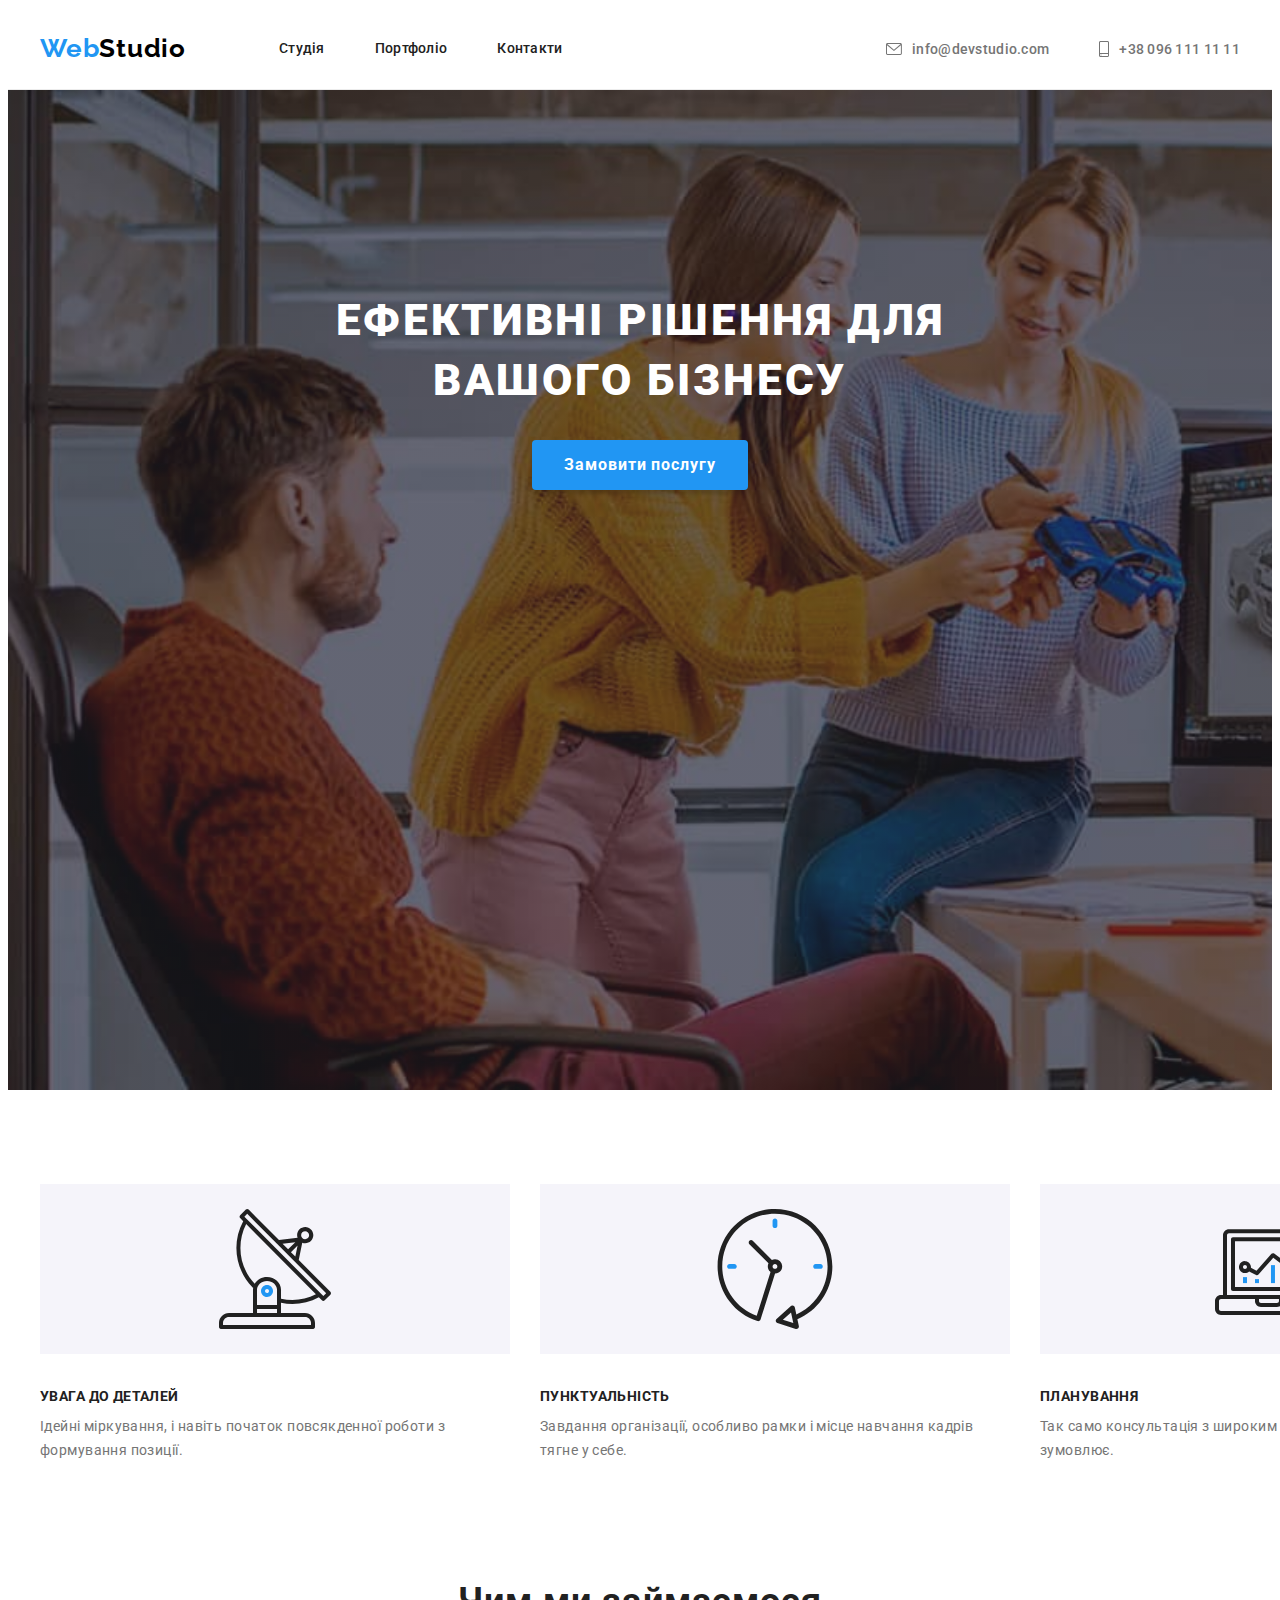
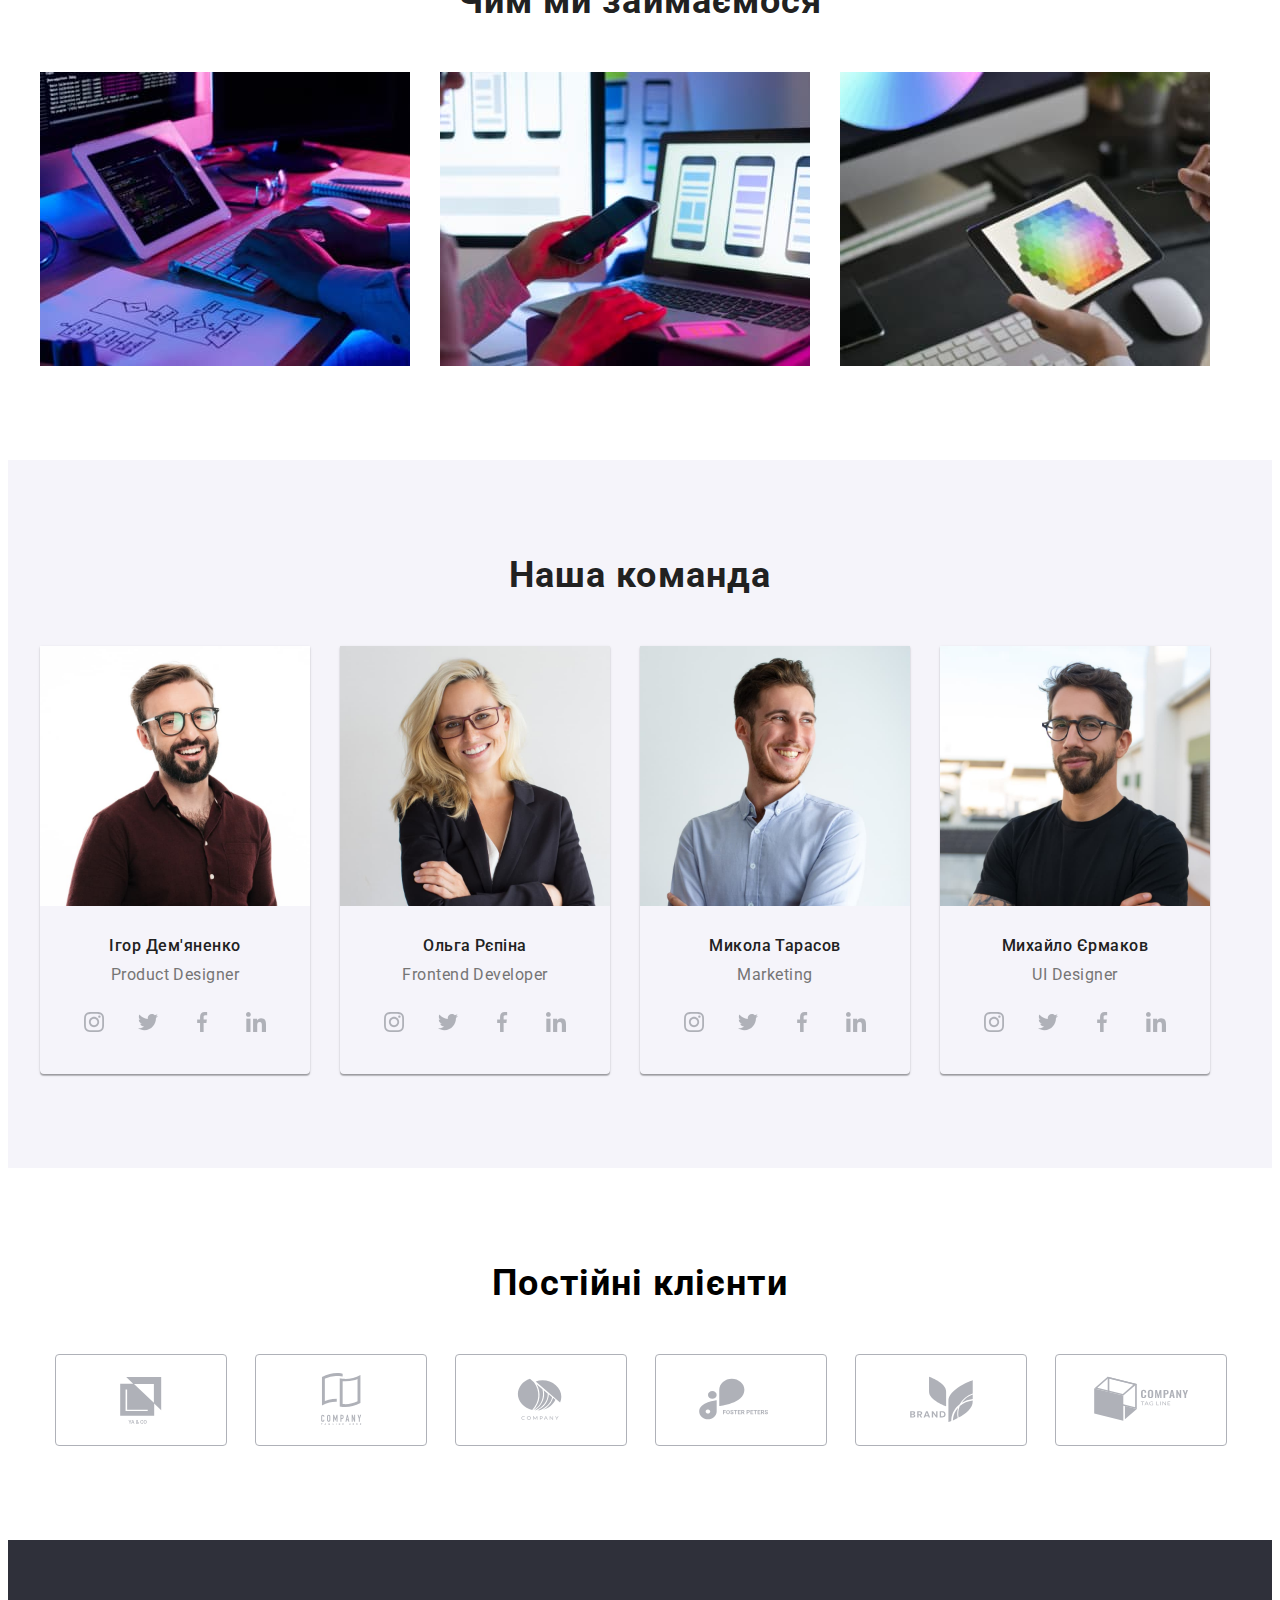
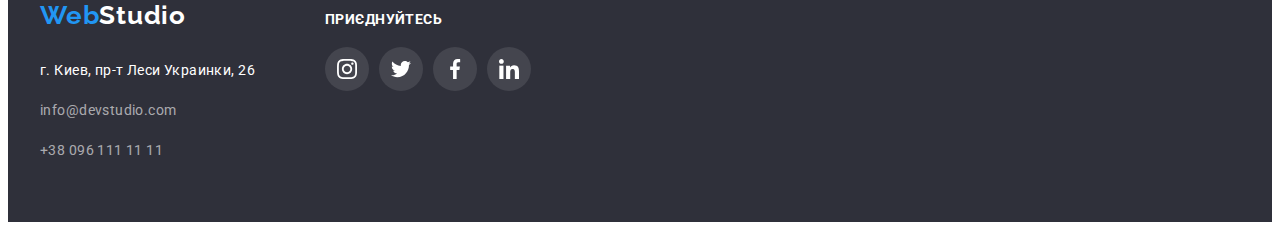
<file: index.html>
<!DOCTYPE html>
<html lang="UK">
  <head>
    <meta charset="UTF-8" />
    <meta http-equiv="X-UA-Compatible" content="IE=edge" />
    <meta name="viewport" content="width=device-width, initial-scale=1.0" />
    <title>HTML-CSS</title>
    <link
      rel="stylesheet"
      href="https://cdnjs.cloudflare.com/ajax/libs/modern-normalize/1.1.0/modern-normalize.min.css"
      integrity="sha512-wpPYUAdjBVSE4KJnH1VR1HeZfpl1ub8YT/NKx4PuQ5NmX2tKuGu6U/JRp5y+Y8XG2tV+wKQpNHVUX03MfMFn9Q=="
      crossorigin="anonymous"
      referrerpolicy="no-referrer"
    />
    <link rel="preconnect" href="https://fonts.googleapis.com" />
    <link rel="preconnect" href="https://fonts.gstatic.com" crossorigin />
    <link
      href="https://fonts.googleapis.com/css2?family=Raleway:wght@700&family=Roboto:wght@400;500;700;900&display=swap"
      rel="stylesheet"
    />
    <link rel="stylesheet" href="./css/styles.css" />
  </head>
  <body>
    <!-- Панель навигации -->
    <header class="header">
      <div class="container header-container">
        <nav class="header-nav">
          <a class="logo" href="./index.html"
            ><span class="first-part">Web</span
            ><span class="last-part">Studio</span></a
          >

          <ul class="header-nav-list">
            <li class="header-nav-item">
              <a class="header-nav-link link" href="./index.html">Студія</a>
            </li>
            <li class="header-nav-item">
              <a class="header-nav-link link" href="./portfolio.html"
                >Портфоліо</a
              >
            </li>
            <li class="header-nav-item">
              <a class="header-nav-link link" href="/">Контакти</a>
            </li>
          </ul>
        </nav>

        <ul class="header-nav-contact">
          <li class="header-nav-item">
            <a class="header-mail-link link" href="mailto:info@devstudio.com">
              <svg class="contact-icon" width="16" height="12">
                <use href="./images/icons.svg#icon-mail"></use>
              </svg>
              info@devstudio.com</a
            >
          </li>

          <li class="header-nav-item">
            <a class="header-tel-link link" href="tel:+380961111111">
              <svg class="contact-icon" width="10" height="16">
                <use href="./images/icons.svg#icon-smartphone"></use>
              </svg>
              +38 096 111 11 11</a
            >
          </li>
        </ul>
      </div>
    </header>

    <!-- Hero -->
    <main>
      <section class="section-hero">
        <div class="container">
          <h1 class="hero-title">Ефективні рішення для вашого бізнесу</h1>
          <button class="button-hero" type="button">Замовити послугу</button>
        </div>
      </section>

      <!-- Особливості -->
      <section class="section-soft-skills">
        <div class="container">
          <h2 class="visually-hidden">Особливості</h2>
          <ul class="contant-section">
            <li class="soft-skills-list">
              <a href="/">
                <svg class="soft-skill-icon" width="270" height="120">
                  <use href="./images/icons.svg#icon-antenna"></use>
                </svg>
              </a>
              <h3 class="peculiarities-title">увага до деталей</h3>
              <p class="peculiarities-text">
                Ідейні міркування, і навіть початок повсякденної роботи з
                формування позиції.
              </p>
            </li>
            <li class="soft-skills-list">
              <a href="/">
                <svg class="soft-skill-icon" width="270" height="120">
                  <use href="./images/icons.svg#icon-clock"></use>
                </svg>
              </a>
              <h3 class="peculiarities-title">пунктуальність</h3>
              <p class="peculiarities-text">
                Завдання організації, особливо рамки і місце навчання кадрів
                тягне у себе.
              </p>
            </li>
            <li class="soft-skills-list">
              <a href="/">
                <svg class="soft-skill-icon" width="270" height="120">
                  <use href="./images/icons.svg#icon-diagram"></use>
                </svg>
              </a>
              <h3 class="peculiarities-title">планування</h3>
              <p class="peculiarities-text">
                Так само консультація з широким активом значною мірою зумовлює.
              </p>
            </li>
            <li class="soft-skills-list">
              <a href="/">
                <svg class="soft-skill-icon" width="270" height="120">
                  <use href="./images/icons.svg#icon-astronaut"></use>
                </svg>
              </a>
              <h3 class="peculiarities-title">сучасні технології</h3>
              <p class="peculiarities-text">
                Значимість цих проблем настільки очевидна, що реалізація
                планових завдань.
              </p>
            </li>
          </ul>
        </div>
      </section>
      <!-- Описание работы -->
      <section class="section-work">
        <div class="container">
          <h2 class="section-title">Чим ми займаємося</h2>
          <ul class="section-title-list">
            <li>
              <img
                src="./images/box1.jpg"
                width="370"
                height="295"
                alt="Делает разметку"
              />
            </li>
            <li>
              <img
                src="./images/box2.jpg"
                width="370"
                height="295"
                alt="Оптимизирует мобильную версию"
              />
            </li>
            <li>
              <img
                src="./images/box3.jpg"
                width="370"
                height="295"
                alt="Делает цветокоррекцию"
              />
            </li>
          </ul>
        </div>
      </section>

      <!-- Наша команда -->
      <section class="section-tem">
        <div class="container">
          <h2 class="section-title-tem">Наша команда</h2>

          <ul class="section-list">
            <li class="team-item">
              <img
                src="./images/people1.jpg"
                width="270"
                height="260"
                alt="Ігор Дем'яненко"
              />
              <div class="section-team-list">
                <h3 class="about-team">Ігор Дем'яненко</h3>
                <p class="about-position">Product Designer</p>

                <!-- Social list -->
                <ul class="social">
                  <li class="social-items">
                    <a
                      class="social-link"
                      href="https://instagram.com"
                      target="_blank"
                      rel="nofollow noopener noreferrer"
                      aria-label="Instagram icon"
                    >
                      <svg class="social-icon" width="20" height="20">
                        <use href="./images/icons.svg#icon-instagram"></use>
                      </svg>
                    </a>
                  </li>
                  <li class="social-items">
                    <a
                      class="social-link"
                      href="https://twitter.com/"
                      target="_blank"
                      rel="nofollow noopener noreferrer"
                      aria-label="twitter icon"
                    >
                      <svg class="social-icon" width="20" height="20">
                        <use href="./images/icons.svg#icon-twitter"></use>
                      </svg>
                    </a>
                  </li>
                  <li class="social-items">
                    <a
                      class="social-link"
                      href="https://www.facebook.com/"
                      target="_blank"
                      rel="nofollow noopener noreferrer"
                      aria-label="facebook icon"
                    >
                      <svg class="social-icon" width="20" height="20">
                        <use href="./images/icons.svg#icon-facebook"></use>
                      </svg>
                    </a>
                  </li>
                  <li class="social-items">
                    <a
                      class="social-link"
                      href="https://ua.linkedin.com/"
                      target="_blank"
                      rel="nofollow noopener noreferrer"
                      aria-label="linkedin icon"
                    >
                      <svg class="social-icon" width="20" height="20">
                        <use href="./images/icons.svg#icon-linkedin"></use>
                      </svg>
                    </a>
                  </li>
                </ul>
              </div>
            </li>

            <li class="team-item">
              <img
                src="./images/people2.jpg"
                width="270"
                height="260"
                alt="Ольга Рєпіна"
              />
              <div class="section-team-list">
                <h3 class="about-team">Ольга Рєпіна</h3>
                <p class="about-position">Frontend Developer</p>

                <!-- Social list -->
                <ul class="social">
                  <li class="social-items">
                    <a
                      class="social-link"
                      href="https://instagram.com"
                      target="_blank"
                      rel="nofollow noopener noreferrer"
                      aria-label="Instagram icon"
                    >
                      <svg class="social-icon" width="20" height="20">
                        <use href="./images/icons.svg#icon-instagram"></use>
                      </svg>
                    </a>
                  </li>
                  <li class="social-items">
                    <a
                      class="social-link"
                      href="https://twitter.com/"
                      target="_blank"
                      rel="nofollow noopener noreferrer"
                      aria-label="twitter icon"
                    >
                      <svg class="social-icon" width="20" height="20">
                        <use href="./images/icons.svg#icon-twitter"></use>
                      </svg>
                    </a>
                  </li>
                  <li class="social-items">
                    <a
                      class="social-link"
                      href="https://www.facebook.com/"
                      target="_blank"
                      rel="nofollow noopener noreferrer"
                      aria-label="facebook icon"
                    >
                      <svg class="social-icon" width="20" height="20">
                        <use href="./images/icons.svg#icon-facebook"></use>
                      </svg>
                    </a>
                  </li>
                  <li class="social-items">
                    <a
                      class="social-link"
                      href="https://ua.linkedin.com/"
                      target="_blank"
                      rel="nofollow noopener noreferrer"
                      aria-label="linkedin icon"
                    >
                      <svg class="social-icon" width="20" height="20">
                        <use href="./images/icons.svg#icon-linkedin"></use>
                      </svg>
                    </a>
                  </li>
                </ul>
              </div>
            </li>
            <li class="team-item">
              <img
                src="./images/people3.jpg"
                width="270"
                height="260"
                alt="Микола Тарасов"
              />
              <div class="section-team-list">
                <h3 class="about-team">Микола Тарасов</h3>
                <p class="about-position">Marketing</p>

                <!-- Social list -->
                <ul class="social">
                  <li class="social-items">
                    <a
                      class="social-link"
                      href="https://instagram.com"
                      target="_blank"
                      rel="nofollow noopener noreferrer"
                      aria-label="Instagram icon"
                    >
                      <svg class="social-icon" width="20" height="20">
                        <use href="./images/icons.svg#icon-instagram"></use>
                      </svg>
                    </a>
                  </li>
                  <li class="social-items">
                    <a
                      class="social-link"
                      href="https://twitter.com/"
                      target="_blank"
                      rel="nofollow noopener noreferrer"
                      aria-label="twitter icon"
                    >
                      <svg class="social-icon" width="20" height="20">
                        <use href="./images/icons.svg#icon-twitter"></use>
                      </svg>
                    </a>
                  </li>
                  <li class="social-items">
                    <a
                      class="social-link"
                      href="https://www.facebook.com/"
                      target="_blank"
                      rel="nofollow noopener noreferrer"
                      aria-label="facebook icon"
                    >
                      <svg class="social-icon" width="20" height="20">
                        <use href="./images/icons.svg#icon-facebook"></use>
                      </svg>
                    </a>
                  </li>
                  <li class="social-items">
                    <a
                      class="social-link"
                      href="https://ua.linkedin.com/"
                      target="_blank"
                      rel="nofollow noopener noreferrer"
                      aria-label="linkedin icon"
                    >
                      <svg class="social-icon" width="20" height="20">
                        <use href="./images/icons.svg#icon-linkedin"></use>
                      </svg>
                    </a>
                  </li>
                </ul>
              </div>
            </li>
            <li class="team-item">
              <img
                src="./images/people4.jpg"
                width="270"
                height="260"
                alt="Михайло Єрмаков"
              />
              <div class="section-team-list">
                <h3 class="about-team">Михайло Єрмаков</h3>
                <p class="about-position">UI Designer</p>

                <!-- Social list -->
                <ul class="social">
                  <li class="social-items">
                    <a
                      class="social-link"
                      href="https://instagram.com"
                      target="_blank"
                      rel="nofollow noopener noreferrer"
                      aria-label="Instagram icon"
                    >
                      <svg class="social-icon" width="20" height="20">
                        <use href="./images/icons.svg#icon-instagram"></use>
                      </svg>
                    </a>
                  </li>
                  <li class="social-items">
                    <a
                      class="social-link"
                      href="https://twitter.com/"
                      target="_blank"
                      rel="nofollow noopener noreferrer"
                      aria-label="twitter icon"
                    >
                      <svg class="social-icon" width="20" height="20">
                        <use href="./images/icons.svg#icon-twitter"></use>
                      </svg>
                    </a>
                  </li>
                  <li class="social-items">
                    <a
                      class="social-link"
                      href="https://www.facebook.com/"
                      target="_blank"
                      rel="nofollow noopener noreferrer"
                      aria-label="facebook icon"
                    >
                      <svg class="social-icon" width="20" height="20">
                        <use href="./images/icons.svg#icon-facebook"></use>
                      </svg>
                    </a>
                  </li>
                  <li class="social-items">
                    <a
                      class="social-link"
                      href="https://ua.linkedin.com/"
                      target="_blank"
                      rel="nofollow noopener noreferrer"
                      aria-label="linkedin icon"
                    >
                      <svg class="social-icon" width="20" height="20">
                        <use href="./images/icons.svg#icon-linkedin"></use>
                      </svg>
                    </a>
                  </li>
                </ul>
              </div>
            </li>
          </ul>
        </div>
      </section>

      <!-- Постійні клієнти -->
      <section class="section-clients">
        <div class="container">
          <h2 class="section-title-client">Постійні клієнти</h2>
          <ul class="clients-list">
            <li class="clients-item">
              <a href="/" class="clients-link">
                <svg class="clients-icon" width="170" height="92">
                  <use href="./images/icons.svg#icon-client1"></use>
                </svg>
              </a>
            </li>
            <li class="clients-item">
              <a href="/" class="clients-link">
                <svg class="clients-icon" width="170" height="92">
                  <use href="./images/icons.svg#icon-client2"></use>
                </svg>
              </a>
            </li>
            <li class="clients-item">
              <a href="/" class="clients-link">
                <svg class="clients-icon" width="170" height="92">
                  <use href="./images/icons.svg#icon-client3"></use>
                </svg>
              </a>
            </li>
            <li class="clients-item">
              <a href="/" class="clients-link">
                <svg class="clients-icon" width="170" height="92">
                  <use href="./images/icons.svg#icon-client4"></use>
                </svg>
              </a>
            </li>
            <li class="clients-item">
              <a href="/" class="clients-link">
                <svg class="clients-icon" width="170" height="92">
                  <use href="./images/icons.svg#icon-client5"></use>
                </svg>
              </a>
            </li>
            <li class="clients-item">
              <a href="/" class="clients-link">
                <svg class="clients-icon" width="170" height="92">
                  <use href="./images/icons.svg#icon-client6"></use>
                </svg>
              </a>
            </li>
          </ul>
        </div>
      </section>
    </main>

    <!-- Контакты -->
    <footer class="footer-list">
      <div class="footer-container container">
        
        <div class="footer-section">
            <a class="footer-link" href="./index.html"
              ><span class="first-part">Web</span
              ><span class="last-part-footer">Studio</span></a
            >
          <address>
            <ul>
              <li class="contact-footer">
                <a
                  class="address"
                  href="https://goo.gl/maps/CPtrU1FHBa2aNyZL9"
                  target="_blank"
                  rel="noopener noreferrer nofollow"
                  >г. Киев, пр-т Леси Украинки, 26</a
                >
              </li>
              <li class="contact-footer">
                <a class="contact" href="mailto:info@devstudio.com"
                  >info@devstudio.com</a
                >
              </li>
              <li class="contact-footer">
                <a class="contact" href="tel:+380961111111"
                  >+38 096 111 11 11</a
                >
              </li>
            </ul>
          </address>
        </div>

        <!-- Social list -->
        <div class="header-section-social">
          <p class="header-social-title">приєднуйтесь</p>
          <address class="header-list">
            <ul class="header-social-list">
              <li class="header-items">
                <a
                  class="header-link"
                  href="https://instagram.com"
                  target="_blank"
                  rel="nofollow noopener noreferrer"
                  aria-label="Instagram icon"
                >
                  <svg class="header-social-icon" width="20" height="20">
                    <use href="./images/icons.svg#icon-instagram"></use>
                  </svg>
                </a>
              </li>
              <li class="header-items">
                <a
                  class="header-link"
                  href="https://twitter.com/"
                  target="_blank"
                  rel="nofollow noopener noreferrer"
                  aria-label="twitter icon"
                >
                  <svg class="header-social-icon" width="20" height="20">
                    <use href="./images/icons.svg#icon-twitter"></use>
                  </svg>
                </a>
              </li>
              <li class="header-items">
                <a
                  class="header-link"
                  href="https://www.facebook.com/"
                  target="_blank"
                  rel="nofollow noopener noreferrer"
                  aria-label="facebook icon"
                >
                  <svg class="header-social-icon" width="20" height="20">
                    <use href="./images/icons.svg#icon-facebook"></use>
                  </svg>
                </a>
              </li>
              <li class="header-items">
                <a
                  class="header-link"
                  href="https://ua.linkedin.com/"
                  target="_blank"
                  rel="nofollow noopener noreferrer"
                  aria-label="linkedin icon"
                >
                  <svg class="header-social-icon" width="20" height="20">
                    <use href="./images/icons.svg#icon-linkedin"></use>
                  </svg>
                </a>
              </li>
            </ul>
          </address>
        </div>
      </div>
    </footer>
  </body>
</html>
</file>
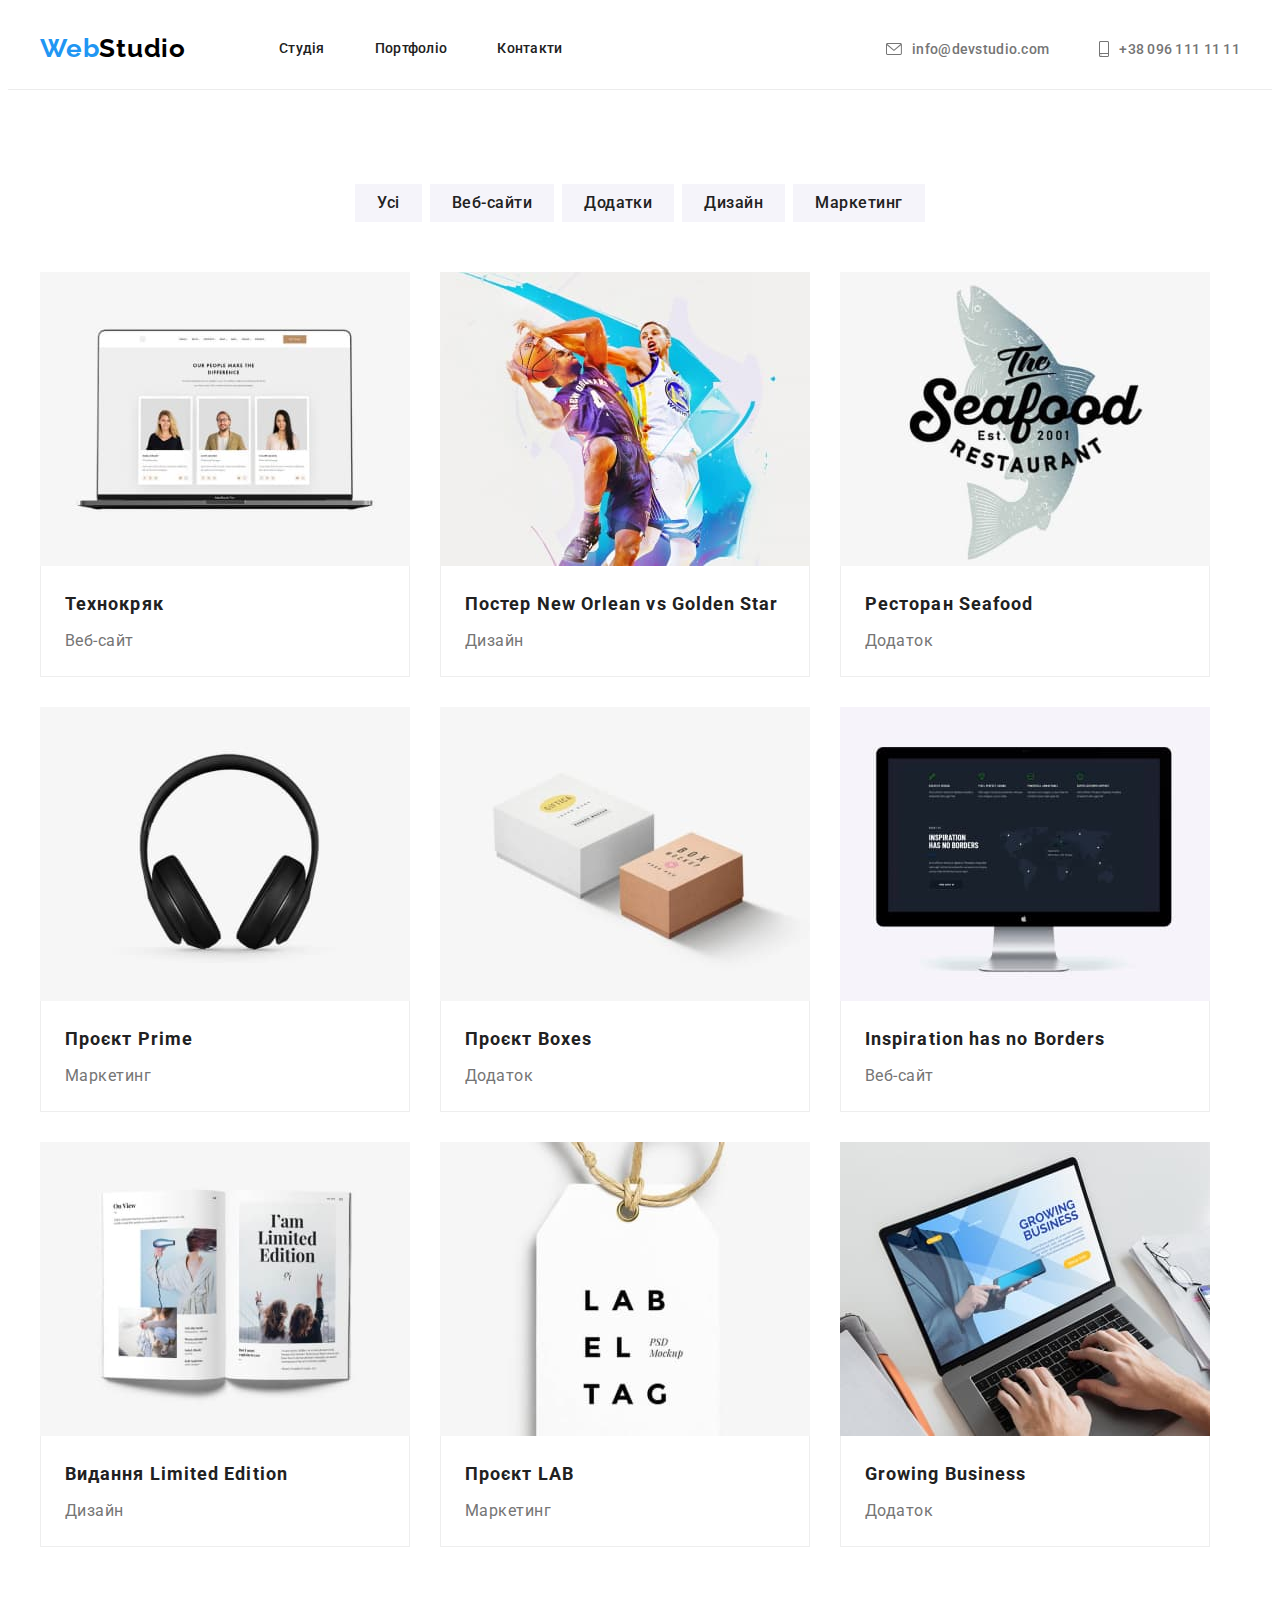
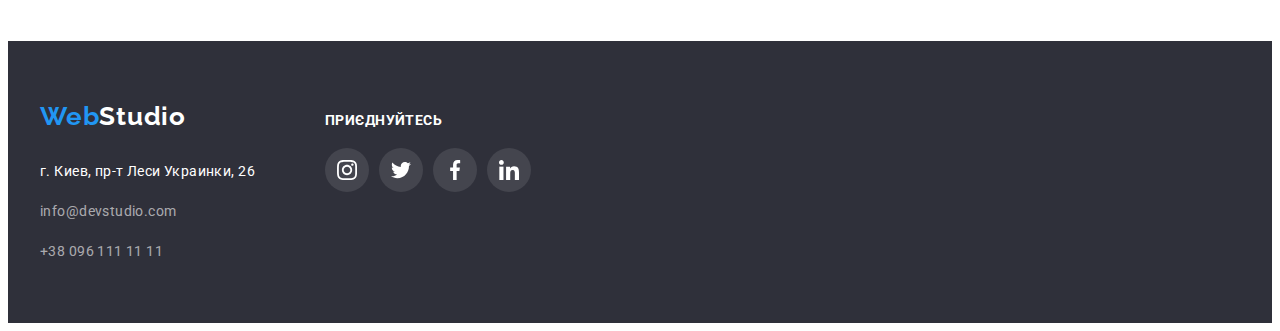
<file: portfolio.html>
<!DOCTYPE html>
<html lang="UK">
  <head>
    <meta charset="UTF-8" />
    <meta http-equiv="X-UA-Compatible" content="IE=edge" />
    <meta name="viewport" content="width=device-width, initial-scale=1.0" />
    <title>HTML-CSS</title>
    <link
      rel="stylesheet"
      href="https://cdnjs.cloudflare.com/ajax/libs/modern-normalize/1.1.0/modern-normalize.min.css"
      integrity="sha512-wpPYUAdjBVSE4KJnH1VR1HeZfpl1ub8YT/NKx4PuQ5NmX2tKuGu6U/JRp5y+Y8XG2tV+wKQpNHVUX03MfMFn9Q=="
      crossorigin="anonymous"
      referrerpolicy="no-referrer"
    />
    <link rel="preconnect" href="https://fonts.googleapis.com" />
    <link rel="preconnect" href="https://fonts.gstatic.com" crossorigin />
    <link
      href="https://fonts.googleapis.com/css2?family=Raleway:wght@700&family=Roboto:wght@400;500;700;900&display=swap"
      rel="stylesheet"
    />
    <link rel="stylesheet" href="./css/styles.css" />
  </head>
  <body>

    <!-- Панель навигации -->
    <header class="header">
      <div class="container header-container">
        <nav class="header-nav">
          <a class="logo" href="./index.html"
            ><span class="first-part">Web</span
            ><span class="last-part">Studio</span></a
          >

          <ul class="header-nav-list">
            <li class="header-nav-item">
              <a class="header-nav-link link" href="./index.html">Студія</a>
            </li>
            <li class="header-nav-item">
              <a class="header-nav-link link" href="./portfolio.html"
                >Портфоліо</a
              >
            </li>
            <li class="header-nav-item">
              <a class="header-nav-link link" href="/">Контакти</a>
            </li>
          </ul>
        </nav>

        <ul class="header-nav-contact">
          <li class="header-nav-item">
            <a class="header-mail-link link" href="mailto:info@devstudio.com">
              <svg class="contact-icon" width="16" height="12">
                <use href="./images/icons.svg#icon-mail"></use>
              </svg>
              info@devstudio.com</a
            >
          </li>

          <li class="header-nav-item">
            <a class="header-tel-link link" href="tel:+380961111111">
              <svg class="contact-icon" width="10" height="16">
                <use href="./images/icons.svg#icon-smartphone"></use>
              </svg>
              +38 096 111 11 11</a
            >
          </li>
        </ul>
      </div>
    </header>
    
    <main>

       <!-- Фильтр работ -->
      <section class="section-button">
        <div class="container">
            <h1 class="visually-hidden">Заголовок 1</h1>
            <ul class="button">
              <li><button class="botton-type" type="button">Усі</button></li>
              <li><button class="botton-type" type="button">Веб-сайти</button></li>
              <li><button class="botton-type" type="button">Додатки</button></li>
              <li><button class="botton-type" type="button">Дизайн</button></li>
              <li><button class="botton-type" type="button">Маркетинг</button></li>
            </ul>

          <!-- Портфолио -->
            <ul class="feature-list">
              <li class="item">
                <img
                  src="./images/Portfolio/img1.jpg"
                  width="370"
                  height="294"
                  alt="Технокряк"
                />
                <div class="feature-text">
                  <h2 class="portfolio-title">Технокряк</h2>
                  <p class="portfolio-text">Веб-сайт</p>
              </div>
              </li>
              <li class="item">
                <img
                  src="./images/Portfolio/img2.jpg"
                  width="370"
                  height="294"
                  alt="Постер New Orlean vs Golden Star"
                />
                <div class="feature-text">
                  <h2 class="portfolio-title">Постер New Orlean vs Golden Star</h2>
                  <p class="portfolio-text">Дизайн</p>
                </div>
                
              </li>
              <li class="item">
                <img
                  src="./images/Portfolio/img3.jpg"
                  width="370"
                  height="294"
                  alt="Ресторан Seafood"
                />
                <div class="feature-text">
                  <h2 class="portfolio-title">Ресторан Seafood</h2>
                  <p class="portfolio-text">Додаток</p>
                </div>

              </li>
              <li class="item">
                <img
                  src="./images/Portfolio/img4.jpg"
                  width="370"
                  height="294"
                  alt="Проєкт Prime"
                />
                <div class="feature-text">
                  <h2 class="portfolio-title">Проєкт Prime</h2>
                  <p class="portfolio-text">Маркетинг</p>
                </div>

              </li>
              <li class="item">
                <img
                  src="./images/Portfolio/img5.jpg"
                  width="370"
                  height="294"
                  alt=""
                />
                <div class="feature-text">
                  <h2 class="portfolio-title">Проєкт Boxes</h2>
                  <p class="portfolio-text">Додаток</p>
                </div>

              </li>
              <li class="item">
                <img
                  src="./images/Portfolio/img6.jpg"
                  width="370"
                  height="294"
                  alt="Inspiration has no Borders"
                />
                <div class="feature-text">
                  <h2 class="portfolio-title">Inspiration has no Borders</h2>
                  <p class="portfolio-text">Веб-сайт</p>
                </div>

              </li>
              <li class="item">
                <img
                  src="./images/Portfolio/img7.jpg"
                  width="370"
                  height="294"
                  alt="Видання Limited Edition"
                />
                <div class="feature-text">
                  <h2 class="portfolio-title">Видання Limited Edition</h2>
                  <p class="portfolio-text">Дизайн</p>
                </div>

              </li>
              <li class="item">
                <img
                  src="./images/Portfolio/img8.jpg"
                  width="370"
                  height="294"
                  alt="Проєкт LAB"
                />
                <div class="feature-text">
                  <h2 class="portfolio-title">Проєкт LAB</h2>
                  <p class="portfolio-text">Маркетинг</p>
                </div>

              </li>
              <li class="item">
                <img
                  src="./images/Portfolio/img9.jpg"
                  width="370"
                  height="294"
                  alt="Growing Business"
                />
                <div class="feature-text">
                  <h2 class="portfolio-title">Growing Business</h2>
                  <p class="portfolio-text">Додаток</p>
                </div>
              </li>
            </ul>
        </div>
      </section>
    </main>

    <!-- Контакты -->
    <footer class="footer-list">
      <div class="footer-container container">
        
        <div class="footer-section">
            <a class="footer-link" href="./index.html"
              ><span class="first-part">Web</span
              ><span class="last-part-footer">Studio</span></a
            >
          <address>
            <ul>
              <li class="contact-footer">
                <a
                  class="address"
                  href="https://goo.gl/maps/CPtrU1FHBa2aNyZL9"
                  target="_blank"
                  rel="noopener noreferrer nofollow"
                  >г. Киев, пр-т Леси Украинки, 26</a
                >
              </li>
              <li class="contact-footer">
                <a class="contact" href="mailto:info@devstudio.com"
                  >info@devstudio.com</a
                >
              </li>
              <li class="contact-footer">
                <a class="contact" href="tel:+380961111111"
                  >+38 096 111 11 11</a
                >
              </li>
            </ul>
          </address>
        </div>

        <!-- Social list -->
        <div class="header-section-social">
          <p class="header-social-title">приєднуйтесь</p>
          <address class="header-list">
            <ul class="header-social-list">
              <li class="header-items">
                <a
                  class="header-link"
                  href="https://instagram.com"
                  target="_blank"
                  rel="nofollow noopener noreferrer"
                  aria-label="Instagram icon"
                >
                  <svg class="header-social-icon" width="20" height="20">
                    <use href="./images/icons.svg#icon-instagram"></use>
                  </svg>
                </a>
              </li>
              <li class="header-items">
                <a
                  class="header-link"
                  href="https://twitter.com/"
                  target="_blank"
                  rel="nofollow noopener noreferrer"
                  aria-label="twitter icon"
                >
                  <svg class="header-social-icon" width="20" height="20">
                    <use href="./images/icons.svg#icon-twitter"></use>
                  </svg>
                </a>
              </li>
              <li class="header-items">
                <a
                  class="header-link"
                  href="https://www.facebook.com/"
                  target="_blank"
                  rel="nofollow noopener noreferrer"
                  aria-label="facebook icon"
                >
                  <svg class="header-social-icon" width="20" height="20">
                    <use href="./images/icons.svg#icon-facebook"></use>
                  </svg>
                </a>
              </li>
              <li class="header-items">
                <a
                  class="header-link"
                  href="https://ua.linkedin.com/"
                  target="_blank"
                  rel="nofollow noopener noreferrer"
                  aria-label="linkedin icon"
                >
                  <svg class="header-social-icon" width="20" height="20">
                    <use href="./images/icons.svg#icon-linkedin"></use>
                  </svg>
                </a>
              </li>
            </ul>
          </address>
        </div>
      </div>
    </footer>
  </body>
</html>
</file>
<file: css/styles.css>
:root {
    --main-color: #212121;
    --second-color: #757575;
    --change-color: #2196F3;
    --black-color: #000000;
    --White-color: #ffffff;
    --background-hero: #2F303A;
    --corol-button: #F5F4FA;
    --background-buttom: #188CE8;
    --client: #AFB1B8;
}

h1,h2,h3,h4,h5,h6,p {
    margin: 0;
}

ul {
    padding: 0;
    margin: 0;
    list-style: none;
}

a {
    text-decoration: none;
}

img {
    display: block;
    max-width: 100%;
    height: auto;
}

button {
    cursor: pointer;
}

/* GENERAL STYLES */

body {
    font-family: 'Raleway', sans-serif;
    font-family: 'Roboto', sans-serif;
    background-color: var(--White-color);
}

.container {
    width: 1200px;
    margin: 0 auto;
    padding-left: 15px;
    padding-right: 15px;

    /* outline: 1px solid tomato; */
}

.header {
    border-bottom: 1px solid #ECECEC;
}

.header-container {
    align-items: center;
    display: flex;
}

.header-nav {
    display: flex;
}

.header-nav-list {
    display: flex;
}

.logo {
    margin-left: auto;
    margin-right: 93px;
    padding: 25px 0;

    font-family: 'Raleway';
    font-weight: 700;
    font-size: 26px;
    line-height: calc(31 / 26);
    letter-spacing: 0.03em;
}

.header-nav-item:not(:last-child) {
    margin-right: 50px;
}

.first-part {
    color: var(--change-color)
}

.last-part {
    color: var(--black-color)
}

.contact-icon {
    margin-right: 10px;
    fill: currentColor;
}

.link:hover,
.link:focus {
    color: var(--change-color);
}


.header-nav-link {
    display: block;
    padding: 32px 0px;

    font-weight: 500;
    font-size: 14px;
    line-height: 16px;
    letter-spacing: 0.02em;
    color: var(--main-color);
}

.header-nav-contact{
    display: inline-flex;
    padding: 32px 0;
    margin-left: auto;
}

.header-mail-link,
.header-tel-link {
    display: flex;
    align-items: center;

    font-family: 'Roboto';
    font-style: normal;
    font-weight: 500;
    font-size: 14px;
    line-height: 16px;
    letter-spacing: 0.02em;
    color: var(--second-color);
}

/* Hero */

.section-hero {
    margin-top: 0;
    margin-bottom: 0;
    padding: 200px 0;

    background-color: #C4C4C4;
    text-align: center;

    max-width: 1600px;
    height: 600px;
    margin-left: auto;
    margin-right: auto;
    
    background-image: linear-gradient(
        rgba(47, 48, 58, 0.4),
        rgba(47, 48, 58, 0.4)
    ), url(../images/Img.jpg);
    background-repeat: no-repeat;
    background-size: cover;
    
}

.hero-title {
    margin: 0 auto;
    margin-bottom: 30px;
    max-width: 696px;

    font-weight: 900;
    font-size: 44px;
    line-height: calc(60 / 44);
    text-align: center;
    letter-spacing: 0.06em;
    text-transform: uppercase;
    color: var(--White-color);

}

.button-hero {
    margin: auto;
    padding: 10px 32px;

    font-family: 'Roboto';
    font-style: normal;
    font-weight: 700;
    font-size: 16px;
    line-height: calc(30 / 16);
    display: flex;
    align-items: center;
    text-align: center;
    letter-spacing: 0.06em;
    color: var(--White-color);
    background: var(--change-color);
    box-shadow: 0px 4px 4px rgba(0, 0, 0, 0.15);
    border-radius: 4px;
    border: 0;
}

.button-hero:hover,
.button-hero:focus {
    color: var(--White-color);
    background: var(--background-buttom);
    box-shadow: 0px 4px 4px rgba(0, 0, 0, 0.15);
}


/* Описание работы */

.section-work {
 padding-bottom: 94px;
}

.section-title {
    margin-bottom: 50px;

    font-weight: 700;
    font-size: 36px;
    line-height: calc(42 / 36);
    letter-spacing: 0.03em;
    color: var(--main-color);
    text-align: center;
}

.section-title-list {
    display: flex;
    gap: 30px;
}

.visually-hidden {
    position: absolute;
    white-space: nowrap;
    width: 1px;
    height: 1px;
    overflow: hidden;
    border: 0;
    padding: 0;
    clip: rect(0 0 0 0);
    clip-path: inset(50%);
    margin: -1px;
}

/* Особливості */

.soft-skill-icon {
    padding: 25px 100px;
    margin-bottom: 30px;

    flex-basis: calc((100% * 3) / 4);
    background-color: var(--corol-button);
}

.section-soft-skills {
    padding-top: 94px;
    padding-bottom: 118px;
}

.contant-section {
    display: flex;
    gap: 30px;
    
}

.soft-skills-list {
    flex-basis: calc((100% * 3) / 4);
}

.peculiarities-title {
    margin-bottom: 10px;

    font-weight: 700;
    font-size: 14px;
    line-height: calc(16 / 14);
    letter-spacing: 0.03em;
    text-transform: uppercase;
    color: var(--main-color)
}

.peculiarities-text {
    font-weight: 400;
    font-size: 14px;
    line-height: calc(24 / 14);
    letter-spacing: 0.03em;
    color: var(--second-color)
}

/* Наша команда */

.section-tem {
    padding-top: 94px;
    padding-bottom: 94px;

    background-color: var(--corol-button);
}

.section-title-tem {
    margin-bottom: 50px;
    
    font-weight: 700;
    font-size: 36px;
    line-height: calc(42 / 36);
    letter-spacing: 0.03em;
    color: var(--main-color);
    text-align: center;
}

.team-item {
    flex-basis: calc((100% - 30 * 3) / 4);
    box-shadow: 0px 1px 3px rgba(0, 0, 0, 0.12), 0px 1px 1px rgba(0, 0, 0, 0.14), 0px 2px 1px rgba(0, 0, 0, 0.2);
    border-radius: 0px 0px 4px 4px;
}

.section-list {
    display: flex;
    flex-wrap: wrap;
    gap: 30px;
}
.social {
    padding-bottom: 30px;

    display: flex;
    align-items: center;
    justify-content: center;
    gap: 10px;
}

.social-link {
        display: flex;
        align-items: center;
        justify-content: center;
        width: 44px;
        height: 44px;
        border-radius: 50%;
}

.social-link:hover,
.social-link:focus {
    background-color: var(--change-color);
    border: none;
}

.social-link:hover .social-icon,
.social-link:focus .social-icon {
    fill: var(--White-color);
} 

.social-icon {
    fill: var(--client);
}

.about-team {
    padding-bottom: 10px;

    text-transform: capitalize;
    font-weight: 500;
    font-size: 16px;
    line-height: calc(19 / 16);
    letter-spacing: 0.03em;
    text-align: center;
    color: var(--main-color);
    white-space: nowrap;
}

.about-position {
    padding-bottom: 16px;

    font-weight: 400;
    font-size: 16px;
    line-height: calc(19 / 16);
    letter-spacing: 0.03em;
    text-align: center;
    color: var(--second-color);

}

.section-team-list {
    padding: 30px 10px 0;
}


/* Постійні клієнти */

.section-clients {
    padding-top: 94px;
    padding-bottom: 94px;
}

.section-title-client {
    margin-bottom: 50px;

    font-weight: 700;
    font-size: 36px;
    line-height: calc(42 / 36);
    text-align: center;
    letter-spacing: 0.03em;
}

.clients-list {
    display: flex;
    justify-content: center;
    align-items: center; 
    gap: 30px;
}

.clients-item {
    display: inline-flex;
    width: 170px;
    height: 92px;
}

.clients-link {
    display: flex;
    justify-content: center;
    align-items: center;

    color: var(--client);
    border: 1px solid var(--client);
    border-radius: 4px; 
}

.clients-icon {
    fill: currentColor;
}

.clients-link:hover,
.clients-link:focus {
    border-color: var(--change-color);
    color: #2196F3;
}

/* Фильтр работ */

.section-button {
    padding-top: 94px;
    padding-bottom: 94px;
}

.button {
    margin-bottom: 50px;
    justify-content: center;

    display: flex;
    color: var(--corol-button);
    background: transparent;
    gap: 8px;
    white-space: nowrap;
}

.botton-type {
    padding: 6px 22px;

    font-family: 'Roboto';
    font-style: normal;
    font-weight: 500;
    font-size: 16px;
    line-height: calc(26 / 16);
    text-align: center;
    letter-spacing: 0.03em;
    color: var(--main-color);
    background-color: var(--corol-button);
    border: 0;
}

.botton-type:hover,
.botton-type:focus {
    color: var(--White-color);
    background: var(--change-color)
}

/* Портфолио */

.feature-list {
    display: flex;
    flex-wrap: wrap;
    gap: 30px;
}

.item:hover {
    box-shadow:
    0px 1px 1px rgba(0, 0, 0, 0.12),
    0px 4px 4px rgba(0, 0, 0, 0.06),
    1px 4px 6px rgba(0, 0, 0, 0.16);
}

.feature-text {
    padding: 20px 24px;

    border: 1px solid #EEEEEE;
    border-top: none;
}

.portfolio-title {
    margin-bottom: 4px;

    font-weight: 700;
    font-size: 18px;
    line-height: calc(36 / 18);
    letter-spacing: 0.06em;
    color: var(--main-color);
}

.portfolio-text {
    font-weight: 400;
    font-size: 16px;
    line-height: calc(30 / 16);
    letter-spacing: 0.03em;
    color: var(--second-color);
}

/* Контакты */

.footer-list {
    padding-top: 60px;
    padding-bottom: 60px;

    max-width: 1600px;
    margin: 0 auto;
    background-color: var(--background-hero)
}

.footer-container {
    display: flex;
    align-items: baseline;
}

.footer-section {
    font-family: 'Raleway';
    font-weight: 700;
    font-size: 26px;
    line-height: calc(31 / 26);
    letter-spacing: 0.03em;
}

.footer-link {
    display: inline-block;
    margin-bottom: 20px;
}

.last-part-footer {
    color: var(--White-color)
}

.address {
    font-family: 'Roboto';
    font-style: normal;
    font-weight: 400;
    font-size: 14px;
    line-height: 24px;
    letter-spacing: 0.03em;
    color: var(--White-color);
}

.contact-footer:not(:last-child) {
    margin-bottom: 9px;
}

.contact {
    font-family: 'Roboto';
    font-style: normal;
    font-weight: 400;
    font-size: 14px;
    line-height: 24px;
    letter-spacing: 0.03em;
    color: rgba(255, 255, 255, 0.6);
}

.header-section-social {
    margin-left: 70px;
}

.header-social-title {
    margin-bottom: 20px;

    font-weight: 700;
    font-size: 14px;
    line-height: calc(16 / 14);
    letter-spacing: 0.03em;
    text-transform: uppercase;
    color: var(--White-color);
}

.header-social-list {
    display: flex;
    gap: 10px;
}

.header-social-icon {
    fill: var(--White-color);
}

.header-link {
    display: flex;
    align-items: center;
    justify-content: center;
    width: 44px;
    height: 44px;
    border-radius: 50%;
    background-color: rgba(255, 255, 255, 0.1);
}

.header-link:hover,
.header-link:focus {
    background-color: var(--change-color);
    border: none;
}

.header-link:hover .social-icon,
.header-link:focus .social-icon {
    fill: var(--White-color);
}
</file>
